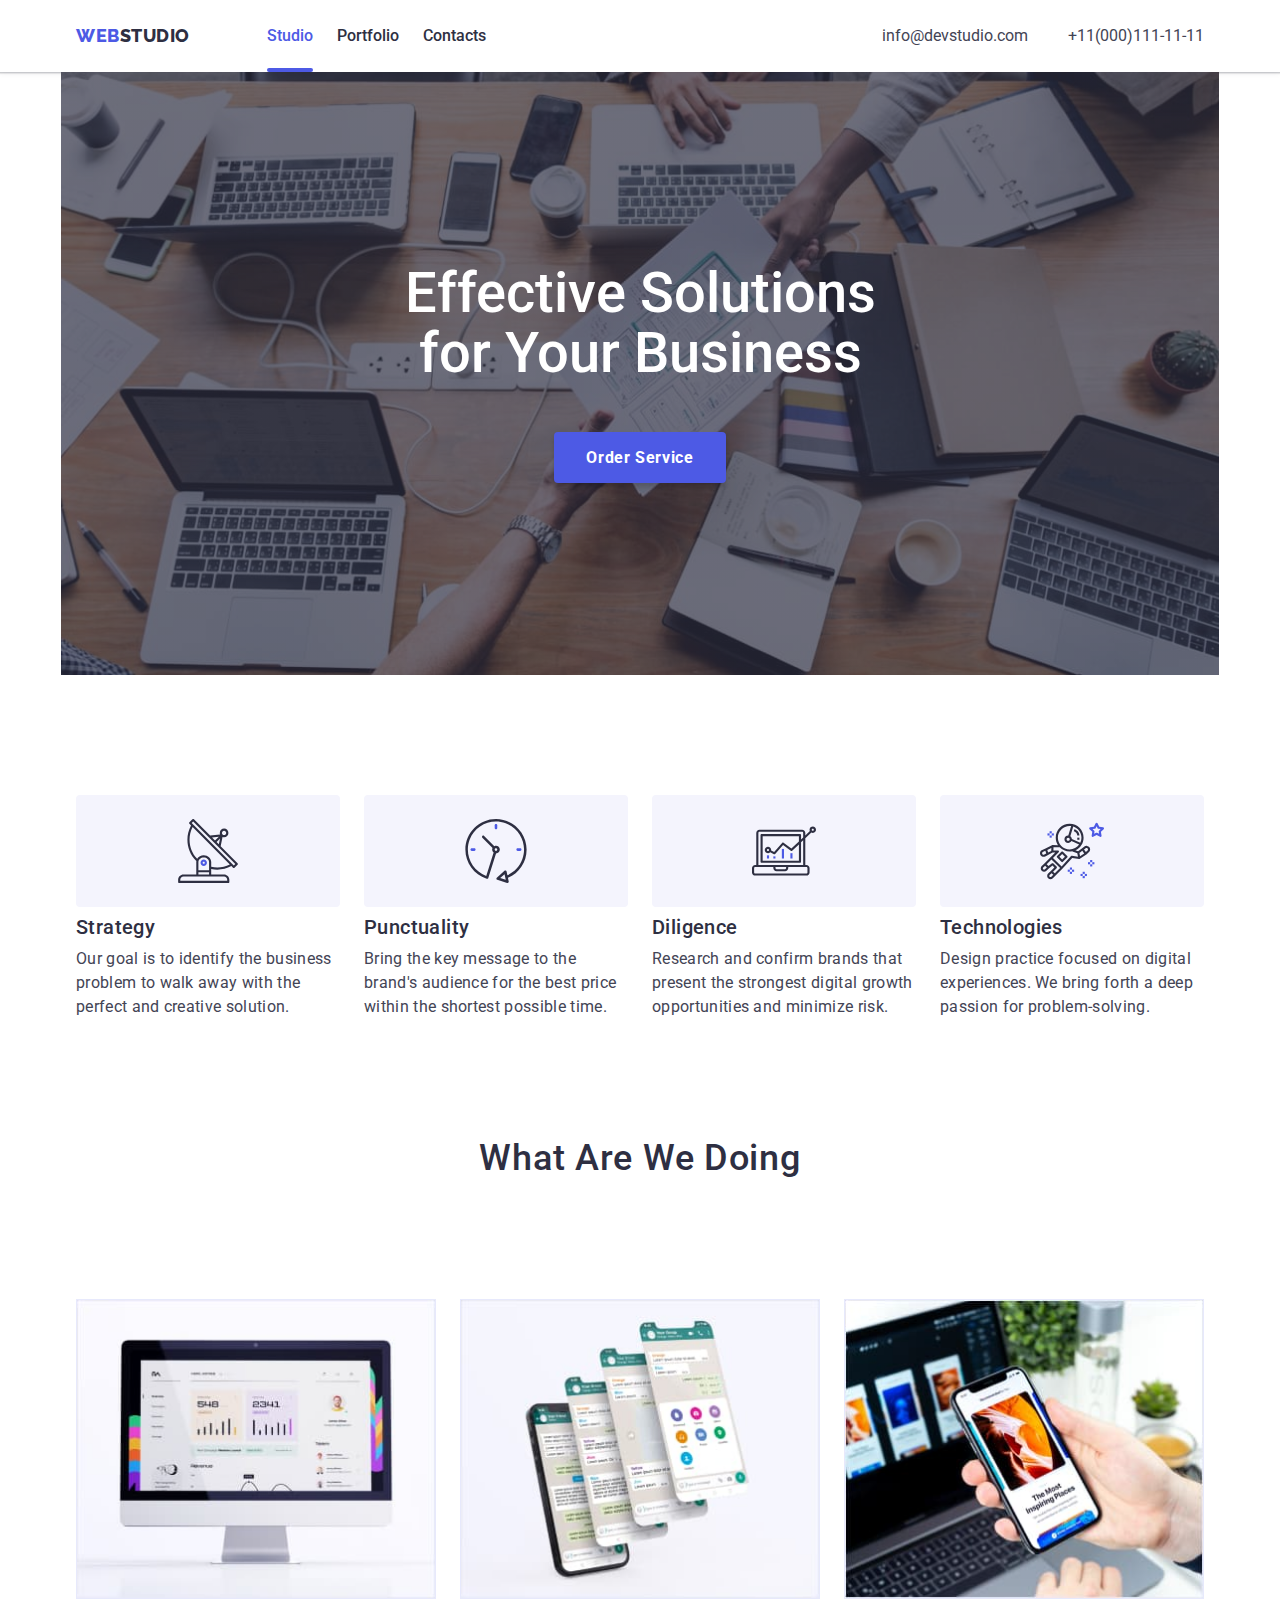
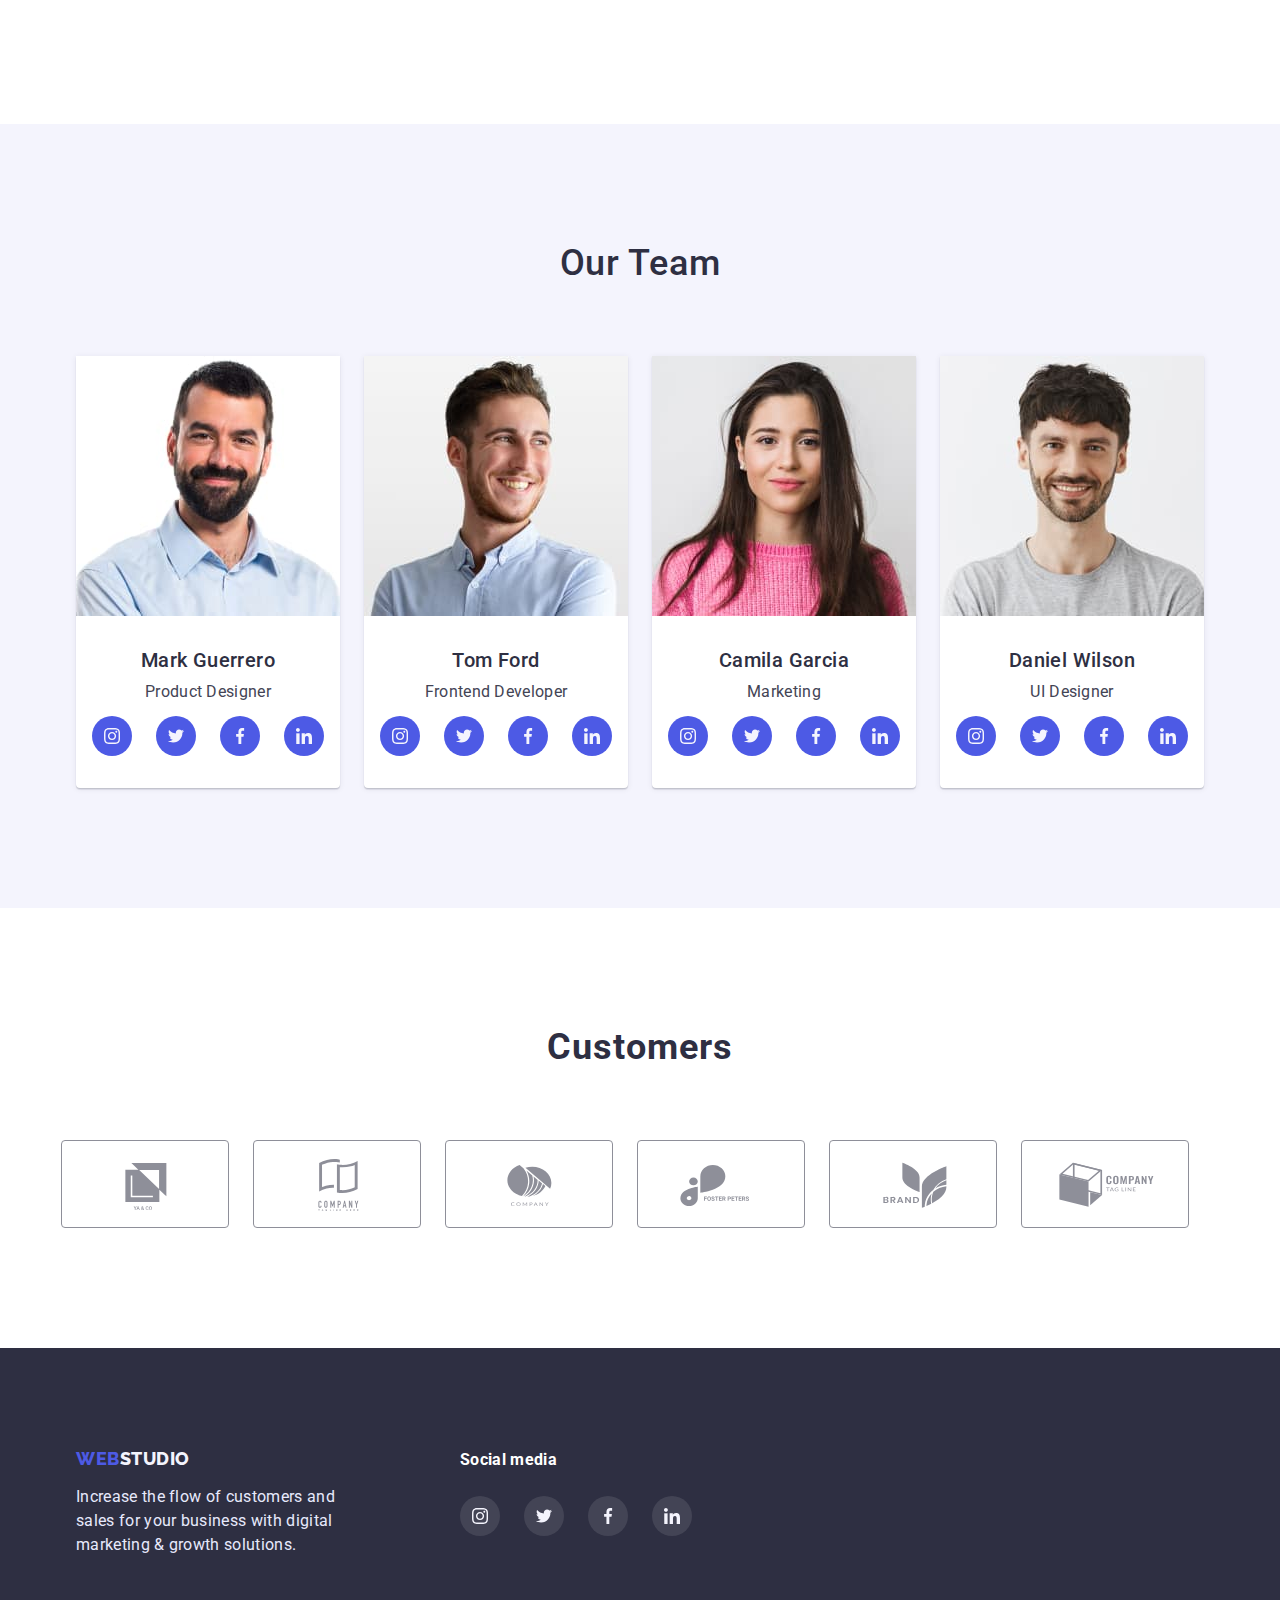
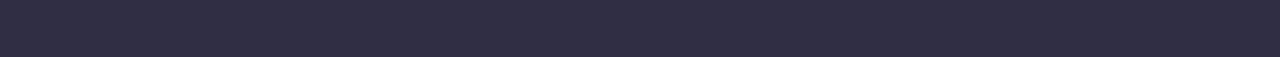
<file: index.html>
<!DOCTYPE html>
<html lang="en">
  <head>
    <meta charset="UTF-8" />
    <meta http-equiv="X-UA-Compatible" content="IE=edge" />
    <meta name="viewport" content="width=device-width, initial-scale=1.0" />
    <title>Web Studio</title>
    <link
      rel="stylesheet"
      href="https://cdnjs.cloudflare.com/ajax/libs/modern-normalize/1.0.0/modern-normalize.min.css"
    />
    <link rel="stylesheet" href="./css/styles.css" />
    <link
      href="https://fonts.googleapis.com/css2?family=Raleway:wght@700&family=Roboto:wght@400;500;700;900&display=swap"
      rel="stylesheet"
    />
  </head>
  <body class="page" style="font-family: 'Roboto'">
    <header class="site-header">
      <div class="container header-container">
        <a href="#" class="logo">WEB<span class="logo-studio">STUDIO</span></a>
        <nav class="site-nav">
          <ul class="nav-links">
            <li class="nav-item"><a href="" class="nav-tab current">Studio</a></li>
            <li class="nav-item">
              <a href="./portfolio.html" class="nav-tab">Portfolio</a>
            </li>
            <li class="nav-item"><a href="" class="nav-tab">Contacts</a></li>
          </ul>
        </nav>
        <ul class="contact">
          <li class="contact-item">
            <a href="mailto:info@devstudio.com" class="contact-way"
              >info@devstudio.com</a
            >
          </li>
          <li class="contact-item">
            <a href="tel:+110001111111" class="contact-way"
              >+11(000)111-11-11</a
            >
          </li>
        </ul>
      </div>
    </header>
    <section class="order">
      <div class="container order-container">
        <h1 class="order-title">Effective Solutions for Your Business</h1>
        <button data-modal-open type="button" class="order-button">Order Service</button>
        <div data-modal class="backdrop is-hidden">
      <div class="modal">
        <button data-modal-close class="modal-close">
            <svg class="icon-vector" width="8" height="8">
        <use href="./images/symbol-defs (1).svg#icon-Vector"></use>
      </svg>
    </button>
      </div>
    </div>
      </div>
    </section>
    <section class="qualities">
      <div class="container qualities-team">
        <ul class="qualities-list">
          <li class="quality-item">
            <div class="div-quality-item">
              <div class="quality-icon-div">
                <svg class="quality-icon">
                  <use href="./images/symbol-defs (1).svg#icon-antenna"></use>
                </svg>
              </div>
              <h3 class="qualities-title">Strategy</h3>
              <p class="qualities-description">
                Our goal is to identify the business problem to walk away with
                the perfect and creative solution.
              </p>
            </div>
          </li>
          <li class="quality-item">
            <div class="div-quality-item">
              <div class="quality-icon-div">
                <svg class="quality-icon">
                  <use href="./images/symbol-defs (1).svg#icon-clock"></use>
                </svg>
              </div>
              <h3 class="qualities-title">Punctuality</h3>
              <p class="qualities-description">
                Bring the key message to the brand's audience for the best price
                within the shortest possible time.
              </p>
            </div>
          </li>
          <li class="quality-item">
            <div class="div-quality-item">
              <div class="quality-icon-div">
                <svg class="quality-icon">
                  <use href="./images/symbol-defs (1).svg#icon-diagram"></use>
                </svg>
              </div>
              <h3 class="qualities-title">Diligence</h3>
              <p class="qualities-description">
                Research and confirm brands that present the strongest digital
                growth opportunities and minimize risk.
              </p>
            </div>
          </li>
          <li class="quality-item">
            <div class="div-quality-item">
              <div class="quality-icon-div">
                <svg class="quality-icon">
                  <use href="./images/symbol-defs (1).svg#icon-astronaut"></use>
                </svg>
              </div>
              <h3 class="qualities-title">Technologies</h3>
              <p class="qualities-description">
                Design practice focused on digital experiences. We bring forth a
                deep passion for problem-solving.
              </p>
            </div>
          </li>
        </ul>
        <h2 class="title-two">What Are We Doing</h2>
        <ul class="image-list">
          <li class="image">
            <img class="image-img"
              src="./images/picture1.jpg"
              width="360"
              alt="Statistic on the monitor"
            />
          </li>
          <li class="image">
            <img class="image-img"
              src="./images/picture2.jpg"
              width="360"
              alt="Chats on the smartphone"
            />
          </li>
          <li class="image">
            <img class="image-img"
              src="./images/picture3.jpg"
              width="360"
              alt="Recommended articles on the phone"
            />
          </li>
        </ul>
      </div>
    </section>
    <section class="team">
      <div class="container team-container">
        <h2 class="title-team">Our Team</h2>
        <ul class="team-members">
          <li class="member">
            <img
              src="./images/mark.jpg"
              width="264"
              alt="Mark Guerro"
              class="member-photo"
            />
            <div class="name-position">
              <h3 class="name">Mark Guerrero</h3>
              <p class="position">Product Designer</p>
              <ul class="list social-media-list">
                <li class="social-media-item">
                  <a class="social-media-link" href="">
                    <svg class="social-media-icon" width="16px" height="16px">
                      <use
                        href="./images/symbol-defs (1).svg#icon-instagram"
                      ></use>
                    </svg>
                  </a>
                </li>
                <li class="social-media-item">
                  <a class="social-media-link" href="">
                    <svg class="social-media-icon" width="16px" height="16px">
                      <use
                        href="./images/symbol-defs (1).svg#icon-twitter"
                      ></use>
                    </svg>
                  </a>
                </li>
                <li class="social-media-item">
                  <a class="social-media-link" href="">
                    <svg class="social-media-icon" width="16px" height="16px">
                      <use
                        href="./images/symbol-defs (1).svg#icon-facebook"
                      ></use>
                    </svg>
                  </a>
                </li>
                <li class="social-media-item">
                  <a class="social-media-link" href="">
                    <svg class="social-media-icon" width="16px" height="16px">
                      <use
                        href="./images/symbol-defs (1).svg#icon-linkedin"
                      ></use>
                    </svg>
                  </a>
                </li>
              </ul>
            </div>
          </li>
          <li class="member">
            <img
              src="./images/tom.jpg"
              width="264"
              alt="Tom Ford"
              class="member-photo"
            />
            <div class="name-position">
              <h3 class="name">Tom Ford</h3>
              <p class="position">Frontend Developer</p>
              <ul class="list social-media-list">
                <li class="social-media-item">
                  <a class="social-media-link" href="">
                    <svg class="social-media-icon" width="16px" height="16px">
                      <use
                        href="./images/symbol-defs (1).svg#icon-instagram"
                      ></use>
                    </svg>
                  </a>
                </li>
                <li class="social-media-item">
                  <a class="social-media-link" href="">
                    <svg class="social-media-icon" width="16px" height="16px">
                      <use
                        href="./images/symbol-defs (1).svg#icon-twitter"
                      ></use>
                    </svg>
                  </a>
                </li>
                <li class="social-media-item">
                  <a class="social-media-link" href="">
                    <svg class="social-media-icon" width="16px" height="16px">
                      <use
                        href="./images/symbol-defs (1).svg#icon-facebook"
                      ></use>
                    </svg>
                  </a>
                </li>
                <li class="social-media-item">
                  <a class="social-media-link" href="">
                    <svg class="social-media-icon" width="16px" height="16px">
                      <use
                        href="./images/symbol-defs (1).svg#icon-linkedin"
                      ></use>
                    </svg>
                  </a>
                </li>
              </ul>
            </div>
          </li>
          <li class="member">
            <img
              src="./images/camila.jpg"
              width="264"
              alt="Camila Garcia"
              class="member-photo"
            />
            <div class="name-position">
              <h3 class="name">Camila Garcia</h3>
              <p class="position">Marketing</p>
              <ul class="list social-media-list">
                <li class="social-media-item">
                  <a class="social-media-link" href="">
                    <svg class="social-media-icon" width="16px" height="16px">
                      <use
                        href="./images/symbol-defs (1).svg#icon-instagram"
                      ></use>
                    </svg>
                  </a>
                </li>
                <li class="social-media-item">
                  <a class="social-media-link" href="">
                    <svg class="social-media-icon" width="16px" height="16px">
                      <use
                        href="./images/symbol-defs (1).svg#icon-twitter"
                      ></use>
                    </svg>
                  </a>
                </li>
                <li class="social-media-item">
                  <a class="social-media-link" href="">
                    <svg class="social-media-icon" width="16px" height="16px">
                      <use
                        href="./images/symbol-defs (1).svg#icon-facebook"
                      ></use>
                    </svg>
                  </a>
                </li>
                <li class="social-media-item">
                  <a class="social-media-link" href="">
                    <svg class="social-media-icon" width="16px" height="16px">
                      <use
                        href="./images/symbol-defs (1).svg#icon-linkedin"
                      ></use>
                    </svg>
                  </a>
                </li>
              </ul>
            </div>
          </li>
          <li class="member">
            <img
              src="./images/daniel.jpg"
              width="264"
              alt="Daniel Wilson"
              class="member-photo"
            />
            <div class="name-position">
              <h3 class="name">Daniel Wilson</h3>
              <p class="position">UI Designer</p>
              <ul class="list social-media-list">
                <li class="social-media-item">
                  <a class="social-media-link" href="">
                    <svg class="social-media-icon" width="16px" height="16px">
                      <use
                        href="./images/symbol-defs (1).svg#icon-instagram"
                      ></use>
                    </svg>
                  </a>
                </li>
                <li class="social-media-item">
                  <a class="social-media-link" href="">
                    <svg class="social-media-icon" width="16px" height="16px">
                      <use
                        href="./images/symbol-defs (1).svg#icon-twitter"
                      ></use>
                    </svg>
                  </a>
                </li>
                <li class="social-media-item">
                  <a class="social-media-link" href="">
                    <svg class="social-media-icon" width="16px" height="16px">
                      <use
                        href="./images/symbol-defs (1).svg#icon-facebook"
                      ></use>
                    </svg>
                  </a>
                </li>
                <li class="social-media-item">
                  <a class="social-media-link" href="">
                    <svg class="social-media-icon" width="16px" height="16px">
                      <use
                        href="./images/symbol-defs (1).svg#icon-linkedin"
                      ></use>
                    </svg>
                  </a>
                </li>
              </ul>
            </div>
          </li>
        </ul>
      </div>
    </section>
    <section>
      <div class="container customers">
        <h2 class="title-customers">Customers</h2>
        <ul class="company-list">
          <li class="company-item">
            <a class="company-link" href="">
              <svg class="company-svg" width="104" height="56">
                <use href="./images/symbol-defs (1).svg#icon-logo1"></use>
              </svg>
            </a>
          </li>
          <li class="company-item">
            <a class="company-link" href="">
              <svg class="company-svg" width="104" height="56">
                <use href="./images/symbol-defs (1).svg#icon-Logo2"></use>
              </svg>
            </a>
          </li>
          <li>
            <a class="company-link" href="">
              <svg class="company-svg" width="104" height="56">
                <use href="./images/symbol-defs (1).svg#icon-Logo3"></use>
              </svg>
            </a>
          </li>
          <li>
            <a class="company-link" href="">
              <svg class="company-svg" width="104" height="56">
                <use href="./images/symbol-defs (1).svg#icon-Logo4"></use>
              </svg>
            </a>
          </li>
          <li>
            <a class="company-link" href="">
              <svg class="company-svg" width="104" height="56">
                <use href="./images/symbol-defs (1).svg#icon-Logo5"></use>
              </svg>
            </a>
          </li>
          <li>
            <a class="company-link" href="">
              <svg class="company-svg" width="104" height="56">
                <use href="./images/symbol-defs (1).svg#icon-Logo6"></use>
              </svg>
            </a>
          </li>
        </ul>
      </div>
    </section>
    <footer class="footer">
      <div class="container footer-container">
        <div class="footer-left">
        <a href="#" class="footer-logo"
          >WEB<span class="footer-logo-studio">STUDIO</span></a
        >
        <p class="footer-description">
          Increase the flow of customers and sales for your business with
          digital marketing & growth solutions.
        </p>
      </div>
        <div class="footer-right">
          <h3 class="social-media-title">Social media</h3>
          <ul class="footer-list">
            <li class="social-media-item">
              <a class="footer-link" href="">
                <svg class="social-media-icon" width="16px" height="16px">
                  <use
                    href="./images/symbol-defs (1).svg#icon-instagram"
                  ></use>
                </svg>
              </a>
            </li>
            <li class="social-media-item">
              <a class="footer-link" href="">
                <svg class="social-media-icon" width="16px" height="16px">
                  <use
                    href="./images/symbol-defs (1).svg#icon-twitter"
                  ></use>
                </svg>
              </a>
            </li>
            <li class="social-media-item">
              <a class="footer-link" href="">
                <svg class="social-media-icon" width="16px" height="16px">
                  <use
                    href="./images/symbol-defs (1).svg#icon-facebook"
                  ></use>
                </svg>
              </a>
            </li>
            <li class="social-media-item">
              <a class="footer-link" href="">
                <svg class="social-media-icon" width="16px" height="16px">
                  <use
                    href="./images/symbol-defs (1).svg#icon-linkedin"
                  ></use>
                </svg>
              </a>
            </li>
          </ul>
        </div>
      </div>
    </footer>
    <script src="./js/modal.js"></script>
  </body>
</html>
</file>
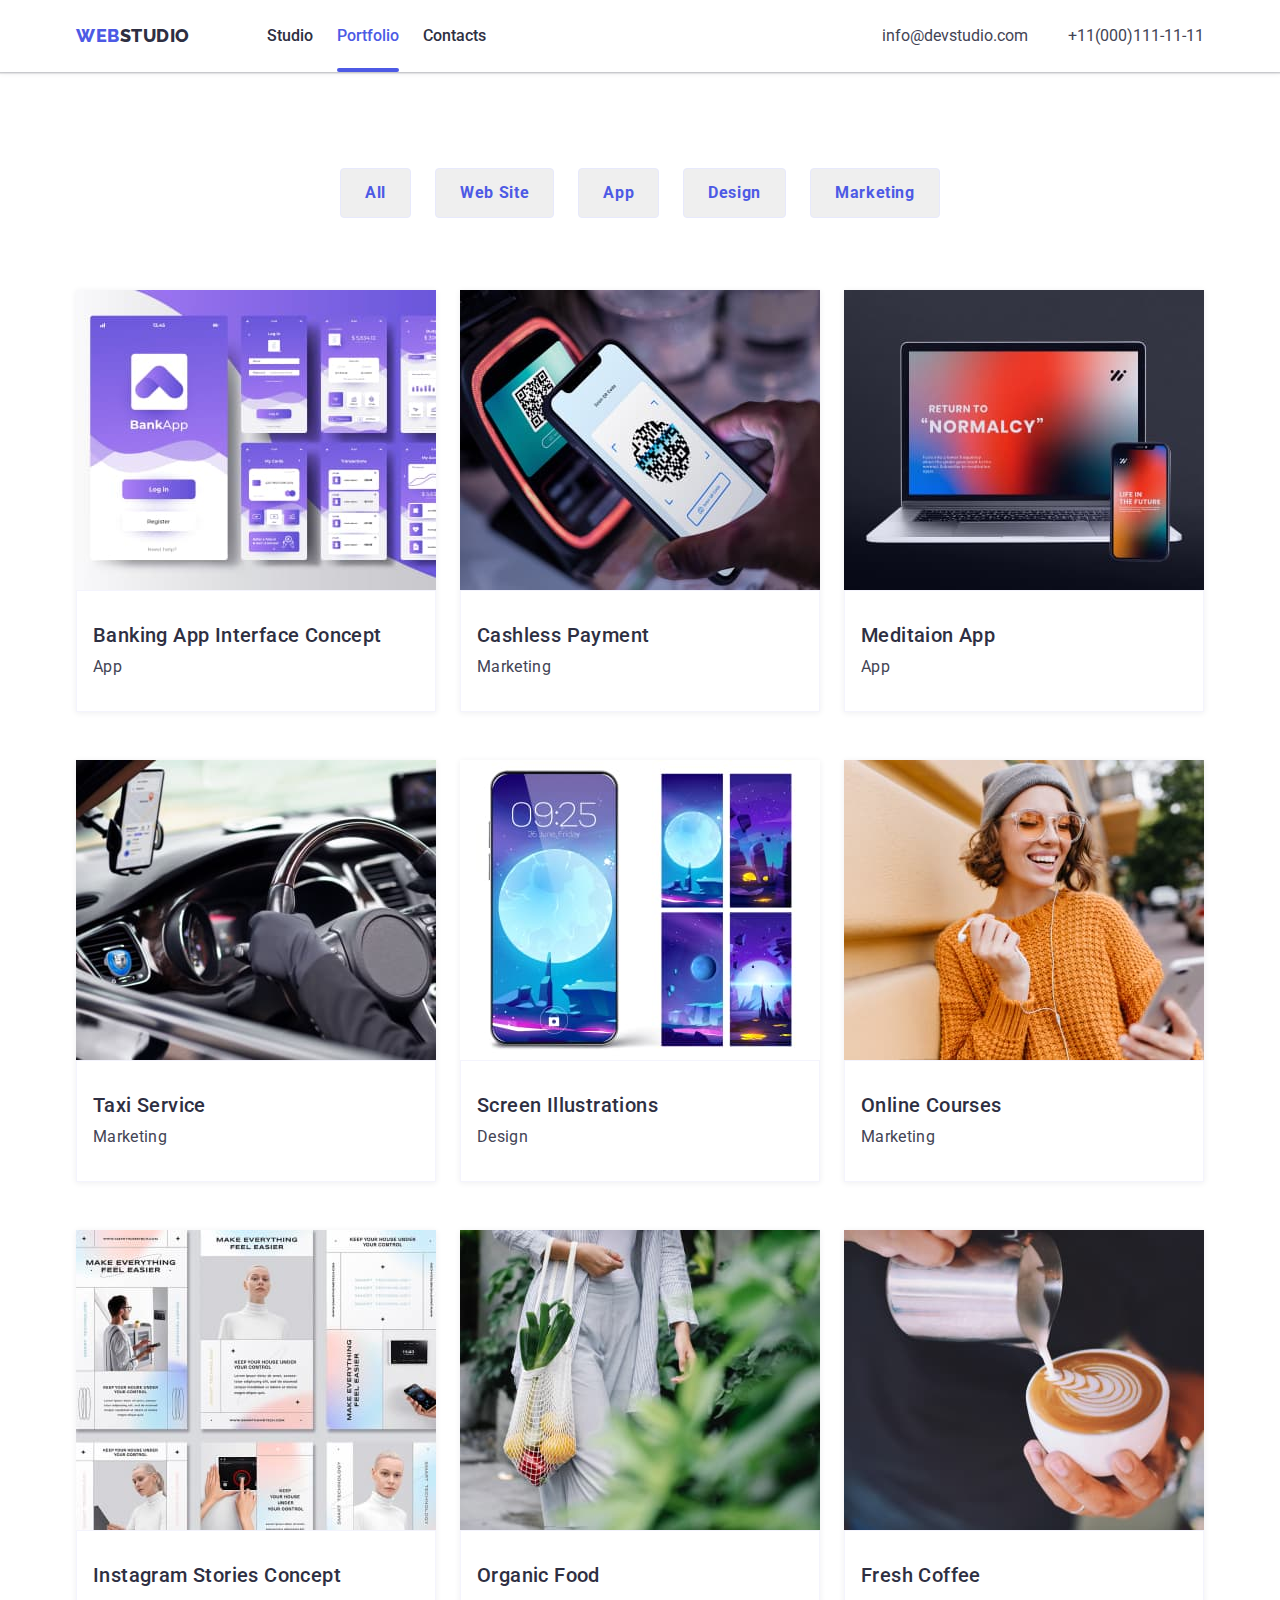
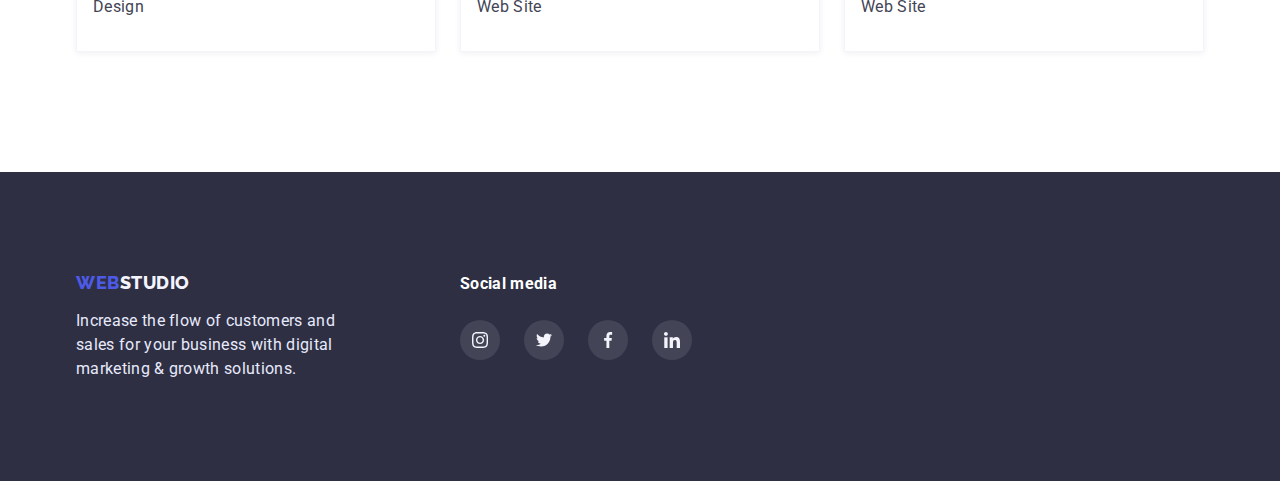
<file: portfolio.html>
<!DOCTYPE html>
<html lang="en">
  <head>
    <meta charset="UTF-8" />
    <meta http-equiv="X-UA-Compatible" content="IE=edge" />
    <meta name="viewport" content="width=device-width, initial-scale=1.0" />
    <title>Portfolio</title>
    <link
      rel="stylesheet"
      href="https://cdnjs.cloudflare.com/ajax/libs/modern-normalize/1.0.0/modern-normalize.min.css"
    />
    <link rel="stylesheet" href="./css/styles.css" />
    <link
      href="https://fonts.googleapis.com/css2?family=Raleway:wght@700&family=Roboto:wght@400;500;700;900&display=swap"
      rel="stylesheet"
    />
  </head>
  <body class="page">
    <header class="site-header">
      <div class="container header-container">
        <a href="#" class="logo">WEB<span class="logo-studio">STUDIO</span></a>
        <nav class="site-nav">
          <ul class="nav-links">
            <li class="nav-item">
              <a href="./index.html" class="nav-tab">Studio</a>
            </li>
            <li class="nav-item"><a href="" class="nav-tab current">Portfolio</a></li>
            <li class="nav-item"><a href="" class="nav-tab">Contacts</a></li>
          </ul>
        </nav>
        <ul class="contact">
          <li class="contact-item">
            <a href="mailto:info@devstudio.com" class="contact-way"
              >info@devstudio.com</a
            >
          </li>
          <li class="contact-item">
            <a href="tel:+110001111111" class="contact-way"
              >+11(000)111-11-11</a
            >
          </li>
        </ul>
      </div>
    </header>
    <section class="portfolio-section">
      <div class="container portfolio-container">
        <ul class="filters">
          <li class="filters-item">
            <button type="button" class="filter-button">All</button>
          </li>
          <li class="filters-item">
            <button type="button" class="filter-button">Web Site</button>
          </li>
          <li class="filters-item">
            <button type="button" class="filter-button">App</button>
          </li>
          <li class="filters-item">
            <button type="button" class="filter-button">Design</button>
          </li>
          <li class="filters-item">
            <button type="button" class="filter-button">Marketing</button>
          </li>
        </ul>
        <ul class="flex-container">
          <li class="portfolio-item">
            <div class="box">
                <img
              src="./images/portfolio_img1.jpg"
              width="360"
              alt="Screenshots from Banking App"
              class="portfolio-img"
            />    
            <div class="overlay">
              <p>14 Stylish and User-Friendly App Design Concepts · Task Manager App · Calorie Tracker App · Exotic Fruit Ecommerce App · Cloud Storage App</p>
            </div>
            </div>
            <div class="card-text">
              <h3 class="portfolio-title">Banking App Interface Concept</h3>
              <p class="portfolio-filter">App</p>
            </div>
          </li>
          <li class="portfolio-item">
            <div class="box">
             <img
              src="./images/portfolio_img2.jpg"
              width="360"
              alt="App examples"
              class="portfolio-img"
            /> 
          <div class="overlay">
            <p>14 Stylish and User-Friendly App Design Concepts · Task Manager App · Calorie Tracker App · Exotic Fruit Ecommerce App · Cloud Storage App</p>
          </div>
          </div>
            <div class="card-text">
              <h3 class="portfolio-title">Cashless Payment</h3>
              <p class="portfolio-filter">Marketing</p>
            </div>
          </li>
          <li class="portfolio-item">
            <div class="box">
               <img
              src="./images/portfolio_img3.jpg"
              width="360"
              alt="App on the phone and on the laptop"
              class="portfolio-img"
            />
          <div class="overlay">
            <p>14 Stylish and User-Friendly App Design Concepts · Task Manager App · Calorie Tracker App · Exotic Fruit Ecommerce App · Cloud Storage App</p>
          </div>
          </div> 
            <div class="card-text">
              <h3 class="portfolio-title">Meditaion App</h3>
              <p class="portfolio-filter">App</p>
            </div>
          </li>
          <li class="portfolio-item">
            <div class="box">
              <img
              src="./images/portfolio_img4.jpg"
              width="360"
              alt="Taxi driver"
              class="portfolio-img"
            />
          <div class="overlay">
            <p>14 Stylish and User-Friendly App Design Concepts · Task Manager App · Calorie Tracker App · Exotic Fruit Ecommerce App · Cloud Storage App</p>
          </div>
          </div>
            <div class="card-text">
              <h3 class="portfolio-title">Taxi Service</h3>
              <p class="portfolio-filter">Marketing</p>
            </div>
          </li>
          <li class="portfolio-item">
            <div class="box">  
              <img
              src="./images/portfolio_img5.jpg"
              width="360"
              alt="Illustrated wallpapers for phone"
              class="portfolio-img"
            />
          <div class="overlay">
            <p>14 Stylish and User-Friendly App Design Concepts · Task Manager App · Calorie Tracker App · Exotic Fruit Ecommerce App · Cloud Storage App</p>
          </div>
          </div>
            <div class="card-text">
              <h3 class="portfolio-title">Screen Illustrations</h3>
              <p class="portfolio-filter">Design</p>
            </div>
          </li>
          <li class="portfolio-item">
            <div class="box">
             <img
              src="./images/portfolio_img6.jpg"
              width="360"
              alt="Smiling woman with a phone"
              class="portfolio-img"
            />   
          <div class="overlay">
            <p>14 Stylish and User-Friendly App Design Concepts · Task Manager App · Calorie Tracker App · Exotic Fruit Ecommerce App · Cloud Storage App</p>
          </div>
          </div>
            <div class="card-text">
              <h3 class="portfolio-title">Online Courses</h3>
              <p class="portfolio-filter">Marketing</p>
            </div>
          </li>
          <li class="portfolio-item">
            <div class="box">
           <img
              src="./images/portfolio_img7.jpg"
              width="360"
              alt="Instagram stories"
              class="portfolio-img"
            />  
          <div class="overlay">
            <p>14 Stylish and User-Friendly App Design Concepts · Task Manager App · Calorie Tracker App · Exotic Fruit Ecommerce App · Cloud Storage App</p>
          </div>
          </div>
            <div class="card-text">
              <h3 class="portfolio-title">Instagram Stories Concept</h3>
              <p class="portfolio-filter">Design</p>
            </div>
          </li>
          <li class="portfolio-item">
            <div class="box">
              <img
              src="./images/portfolio_img8.jpg"
              width="360"
              alt="A women with vegetables in the bag"
              class="portfolio-img"
            /> 
          <div class="overlay">
            <p>14 Stylish and User-Friendly App Design Concepts · Task Manager App · Calorie Tracker App · Exotic Fruit Ecommerce App · Cloud Storage App</p>
          </div>
          </div>
            <div class="card-text">
              <h3 class="portfolio-title">Organic Food</h3>
              <p class="portfolio-filter">Web Site</p>
            </div>
          </li>
          <li class="portfolio-item">
            <div class="box">
            <img
              src="./images/portfolio_img9.jpg"
              width="360"
              alt="Making Latte Art"
              class="portfolio-img"
            />    
          <div class="overlay">
            <p>14 Stylish and User-Friendly App Design Concepts · Task Manager App · Calorie Tracker App · Exotic Fruit Ecommerce App · Cloud Storage App</p>
          </div>
          </div>
            <div class="card-text">
              <h3 class="portfolio-title">Fresh Coffee</h3>
              <p class="portfolio-filter">Web Site</p>
            </div>
          </li>
        </ul>
      </div>
    </section>
    <footer class="footer">
      <div class="container footer-container">
        <div class="footer-left">
        <a href="#" class="footer-logo"
          >WEB<span class="footer-logo-studio">STUDIO</span></a
        >
        <p class="footer-description">
          Increase the flow of customers and sales for your business with
          digital marketing & growth solutions.
        </p>
      </div>
        <div class="footer-right">
          <h3 class="social-media-title">Social media</h3>
          <ul class="footer-list">
            <li class="social-media-item">
              <a class="footer-link" href="">
                <svg class="social-media-icon" width="16px" height="16px">
                  <use
                    href="./images/symbol-defs (1).svg#icon-instagram"
                  ></use>
                </svg>
              </a>
            </li>
            <li class="social-media-item">
              <a class="footer-link" href="">
                <svg class="social-media-icon" width="16px" height="16px">
                  <use
                    href="./images/symbol-defs (1).svg#icon-twitter"
                  ></use>
                </svg>
              </a>
            </li>
            <li class="social-media-item">
              <a class="footer-link" href="">
                <svg class="social-media-icon" width="16px" height="16px">
                  <use
                    href="./images/symbol-defs (1).svg#icon-facebook"
                  ></use>
                </svg>
              </a>
            </li>
            <li class="social-media-item">
              <a class="footer-link" href="">
                <svg class="social-media-icon" width="16px" height="16px">
                  <use
                    href="./images/symbol-defs (1).svg#icon-linkedin"
                  ></use>
                </svg>
              </a>
            </li>
          </ul>
        </div>
      </div>
    </footer>
  </body>
</html>
</file>
<file: css/styles.css>
:root {
  --primColor1: #434455;
  --primColor2: #2e2f42;
  --primColor3: #ffffff;
  --primColor4: #4d5ae5;
  --primColor5: #f4f4fd;
  --primColor6: #e7e9fc;
}

*,
*::before,
*::after {
  box-sizing: border-box;
  padding: 0;
  margin: 0;
}
.page {
  font-family: "Roboto", sans-serif;
  background: var(--primColor3);
  color: var(--primColor1);
}
ul {
  list-style: none;
  padding: 0;
  margin: 0;
}
.container {
  width: 1158px;
  padding-left: 15px;
  padding-right: 15px;
  margin: 0 auto;
}
.site-header {
  background: var(--primColor3);
  box-shadow: 0px 2px 1px rgba(46, 47, 66, 0.08),
    0px 1px 1px rgba(46, 47, 66, 0.16), 0px 1px 6px rgba(46, 47, 66, 0.08);
}
.header-container {
  display: flex;
  align-items: center;
  padding-top: 24px;
  padding-bottom: 24px;
  height: 72px;
}
.logo {
  font-family: "Raleway", sans-serif;
  color: var(--primColor4);
  font-weight: 800;
  font-size: 18px;
  line-height: 1.33;
  letter-spacing: 0.03em;
  text-transform: uppercase;
  text-decoration: none;
  margin-right: 77px;
}
.logo-studio {
  color: var(--primColor2);
  text-decoration: none;
}
.nav-links {
  display: flex;
}
.nav-tab {
  color: var(--primColor2);
  text-decoration: none;
  font-weight: 500;
  font-size: 16px;
  line-height: 1.5;
  transition: 250ms cubic-bezier(0.4, 0, 0.2, 1);
}
.nav-item:not(:last-child) {
  margin-right: 24px;
}
.nav-tab:hover,
.nav-tab:focus {
  color: var(--primColor4);
}
.current {
  position:relative;
  display: inline-block;
  color: var(--primColor4);
}
.current::after{
  display: block;
  background-color: var(--primColor4);
  position: absolute;
  border-radius: 2px;
  content: "";
  width: 100%;
height: 4px;
top: 44px;
}
.contact {
  display: flex;
  margin-left: auto;
}
.contact-item:last-child {
  margin-left: 40px;
}
.contact-way {
  color: var(--primColor1);
  text-decoration: none;
  font-weight: 400;
  transition: 250ms cubic-bezier(0.4, 0, 0.2, 1);
}
.contact-way:hover,
.contact-way:focus {
  color: var(--primColor4);
}

.order-container {
  padding-top: 192px;
  padding-bottom: 192px;
  text-align: center;
  background-color: var(--primColor2);
  max-width: 1440px;
  background-image: linear-gradient(
      to right,
      rgba(46, 47, 66, 0.7),
      rgba(46, 47, 66, 0.7)
    ),
    url(../images/people-office-1.jpg);
  background-size: cover;
  background-position: center;
}
.order-title {
  color: var(--primColor3);
  font-weight: 500;
  font-size: 56px;
  line-height: 1.07;
  width: 492px;
  height: 120px;
  text-align: center;

  display: flex;
  margin-left: auto;
  margin-right: auto;
  max-width: 492px;
  margin-bottom: 48px;
}
.order-button {
  background: var(--primColor4);
  color: var(--primColor3);
  font-weight: 700;
  font-size: 16px;
  line-height: 1.19;
  cursor: pointer;
  display: block;
  letter-spacing: 0.04em;
  padding-top: 16px;
  padding-right: 32px;
  padding-bottom: 16px;
  padding-left: 32px;
  margin-left: auto;
  margin-right: auto;
  border-radius: 4px;
  border: transparent;
  align-items: center;
  box-shadow: 0px 4px 4px rgba(0, 0, 0, 0.15);
  transition: 250ms cubic-bezier(0.4, 0, 0.2, 1);
}
.order-button:hover,
.order-button:focus {
  box-shadow: 0px 1px 6px rgba(46, 47, 66, 0.08),
    0px 1px 1px rgba(46, 47, 66, 0.16), 0px 2px 1px rgba(46, 47, 66, 0.08);
}
.backdrop {
  position: fixed;
  top: 0;
  left: 0;
  width: 100%;
  height: 100%;
  background-color: rgba(46, 47, 66, 0.7);
  opacity: 1;
  visibility: visible;
  opacity: 1;
  transition: opacity 250ms cubic-bezier(0.4, 0, 0.2, 1), visibility 250ms cubic-bezier(0.4, 0, 0.2, 1);
}
.backdrop.is-hidden {
  opacity: 0;
  visibility: hidden;
  pointer-events: none;
}
.modal {
position: absolute;
top: 50%;
left: 50%;
transform: translate(-50%, -50%) scale(1);
opacity: 1;
transition: transform 250ms cubic-bezier(0.4, 0, 0.2, 1), opacity 250ms cubic-bezier(0.4, 0, 0.2, 1);
height: 576px;
width: 408px;
background-color: #FCFCFC;
box-shadow: 0px 1px 1px rgba(0, 0, 0, 0.14), 0px 1px 3px rgba(0, 0, 0, 0.12), 0px 2px 1px rgba(0, 0, 0, 0.2);
border-radius: 4px;

}
.backdrop.is-hidden .modal {
  transform:  translate(-50%, -50%) scale(0.5);
  opacity: 0;
}
.modal-close {
width: 24px;
height: 24px;
background: #E7E9FC;
border: 1px solid rgba(0, 0, 0, 0.1);
border-radius: 50%;
top: 24px;
right: 24px;
display: flex;
justify-content: center;
align-items: center;
position: absolute;
cursor: pointer;
}
.qualities-team {
  padding-top: 120px;
  padding-bottom: 120px;
}
.qualities-list {
  display: flex;
  align-items: center;
  margin-bottom: 120px;
}
.quality-item {
  max-width: 264px;
}
.quality-icon-div {
  display: flex;
  align-items: center;
  justify-content: center;
  width: 264px;
  height: 112px;
  background-color: var(--primColor5);
  margin-bottom: 8px;
  border-radius: 4px;
}
.quality-icon {
  width: 64px;
  height: 64px;
}
.quality-item:not(:last-child) {
  margin-right: 24px;
}
.qualities-title {
  color: var(--primColor2);
  font-weight: 500;
  font-size: 20px;
  line-height: 1.2;
  letter-spacing: 0.02em;
  margin-bottom: 8px;
}
.qualities-description {
  font-size: 16px;
  line-height: 1.5;
  letter-spacing: 0.02em;
  font-weight: 400;
}
.title-two {
  color: var(--primColor2);
  font-weight: 500;
  font-size: 36px;
  line-height: 1.11;
  text-align: center;
  letter-spacing: 0.02em;
  text-transform: capitalize;
  align-items: center;
  margin-bottom: 120px;
}
.image-list {
  display: flex;
}
.image:not(:last-child) {
  margin-right: 24px;
}
.image {
  display: block;
}
.image-img {
 border: 1px solid #E7E9FC;
}
.team {
  background: var(--primColor5);
}
.team-container {
  padding-top: 120px;
  padding-bottom: 120px;
}
.title-team {
  color: var(--primColor2);
  font-weight: 500;
  font-size: 36px;
  line-height: 1.11;
  text-align: center;
  letter-spacing: 0.02em;
  text-transform: capitalize;
}
.team-members {
  display: flex;
  align-items: center;
  margin-top: 72px;
}
.member:not(:last-child) {
  margin-right: 24px;
}
.member {
  background: var(--primColor3);
  box-shadow: 0px 1px 6px rgba(46, 47, 66, 0.08),
    0px 1px 1px rgba(46, 47, 66, 0.16), 0px 2px 1px rgba(46, 47, 66, 0.08);
  border-radius: 0px 0px 4px 4px;
}
.member-photo {
  display: block;
}
.name-position {
  padding: 32px;
  padding-bottom: 32px;
  text-align: center;
  padding-left: 16px;
  padding-right: 16px;
}
.name {
  color: var(--primColor2);
  font-weight: 500;
  font-size: 20px;
  line-height: 1.2;
  letter-spacing: 0.02em;
  margin-bottom: 8px;
}
.position {
  color: var(--primColor1);
  font-size: 16px;
  line-height: 1.5;
  letter-spacing: 0.02em;
  font-weight: 400;
  margin-bottom: 12px;
}
.social-media-list {
  display: flex;
  height: 40px;
  gap: 24px;
}

.social-media-link {
  background-color: var(--primColor4);
  border-radius: 50%;
  display: flex;
  justify-content: center;
  align-items: center;
  width: 40px;
  height: 40px;
  padding: 0;
  transition: 250ms cubic-bezier(0.4, 0, 0.2, 1);
}
.social-media-link:hover,
.social-media-link:focus,
.footer-link:hover,
.footer-link:focus {
  background-color: #31d0aa;
}
.title-customers {
  color: var(--primColor2);
  font-weight: 700;
  font-size: 36px;
  line-height: 1.11;
  text-align: center;
  letter-spacing: 0.03em;
  text-transform: capitalize;
  align-items: center;
  margin-bottom: 72px;
}
.customers {
  padding: 120px 0;
}
.company-list {
  display: flex;
  align-items: center;
  gap: 24px;
}

.company-link {
  width: 168px;
  height: 88px;
  display: flex;
  justify-content: center;
  align-items: center;
  border: 1px solid #8e8f99;
  border-radius: 4px;
  color: #8e8f99;
  display: inline-flex;
  transition: 250ms cubic-bezier(0.4, 0, 0.2, 1);
}
.company-svg {
  fill: currentColor;
}
.company-link:hover,
.company-link:focus {
  color: var(--primColor4);
  border-color: var(--primColor4);
}
.footer-container {
  padding-top: 100px;
  padding-bottom: 100px;
  display: flex;
}
.footer-logo {
  font-family: "Raleway", sans-serif;
  color: var(--primColor4);
  font-weight: 800;
  font-size: 18px;
  line-height: 1.17;
  letter-spacing: 0.03em;
  text-transform: uppercase;
  text-decoration: none;
}
.footer-logo-studio {
  color: var(--primColor5);
  font-weight: 800;
  font-size: 18px;
  line-height: 1.17;
  letter-spacing: 0.03em;
  text-transform: uppercase;
  text-decoration: none;
}
.footer {
  background: var(--primColor2);
}
.footer-description {
  color: var(--primColor6);
  font-size: 16px;
  line-height: 1.5;
  letter-spacing: 0.02em;
  font-weight: 400;
  margin-top: 16px;
  width: 264px;
}
.footer-left {
  margin-right: 120px;
}
.social-media-title {
  color: var(--primColor3);
  font-weight: 700;
  font-size: 16px;
  line-height: 24px;
  letter-spacing: 0.02em;
  margin-bottom: 24px;
}
.footer-list {
  display: flex;
  height: 40px;
  gap: 24px;
}
.footer-link {
  background-color: rgba(255, 255, 255, 0.1);
  border-radius: 50%;
  display: flex;
  justify-content: center;
  align-items: center;
  width: 40px;
  height: 40px;
  padding: 0;
  transition: 250ms cubic-bezier(0.4, 0, 0.2, 1);
}
/* portfolio styles  */

.portfolio-container {
  padding-top: 96px;
  padding-bottom: 120px;
}
.filters {
  display: flex;
  align-items: center;
  justify-content: center;
  margin-bottom: 72px;
}
.filter-button {
  color: var(--primColor4);
  font-weight: 700;
  font-size: 16px;
  line-height: 1.5;
  text-align: center;
  letter-spacing: 0.04em;
  cursor: pointer;
  border: 1px solid #e7e9fc;
  border-radius: 4px;
  padding: 12px 24px;
  transition: 250ms cubic-bezier(0.4, 0, 0.2, 1);
}
.flex-container {
  display: flex;
  flex-wrap: wrap;
  column-gap: 24px;
  row-gap: 48px;
  padding: 0;
}
.filters-item:not(:last-child) {
  margin-right: 24px;
}
.filter-button:hover {
  background-color: var(--primColor4);
  color: var(--primColor3);
  box-shadow: 0px 4px 4px rgba(0, 0, 0, 0.15);
}
.portfolio-item {
  position: relative;
  color: var(--primColor5);
  flex-basis: calc((100% - 48px) / 3);
  box-shadow: 0px 1px 6px rgba(46, 47, 66, 0.08);
  transition: 250ms cubic-bezier(0.4, 0, 0.2, 1);
}
.portfolio-item:hover {
  box-shadow: 0px 1px 6px rgba(46, 47, 66, 0.08),
    0px 1px 1px rgba(46, 47, 66, 0.16), 0px 2px 1px rgba(46, 47, 66, 0.08);
}
.portfolio-img {
  display: block;
}
.overlay {
  position: absolute;
  top: 0;
  left: 0;
  width: 100%;
  height: 100%;
  transform: translateY(100%);
  transition: transform 250ms ease;
}
.box {
  position: relative;
  overflow: hidden;
  transition: 250ms cubic-bezier(0.4, 0, 0.2, 1);
}
.portfolio-item:hover .overlay {
  transform: translateY(0);
}
.overlay > p {
font-weight: 400;
font-size: 16px;
line-height: 1.5;
letter-spacing: 0.02em;
  color: var(--primColor5);
  background-color: var(--primColor4);
  padding: 40px 32px 164px 32px;
  margin: 0;
  font-size: 18px;
}
.card-text {
  border: 0.5px solid #f4f4fd;
  padding-left: 16px;
  padding-top: 32px;
  padding-bottom: 32px;
}
.portfolio-title {
  color: var(--primColor2);
  font-weight: 500;
  font-size: 20px;
  line-height: 1.2;
  letter-spacing: 0.02em;
  margin-bottom: 8px;
}
.portfolio-filter {
  color: var(--primColor1);
  font-size: 16px;
  line-height: 1.5;
  letter-spacing: 0.02em;
  font-weight: 400;
}
</file>
